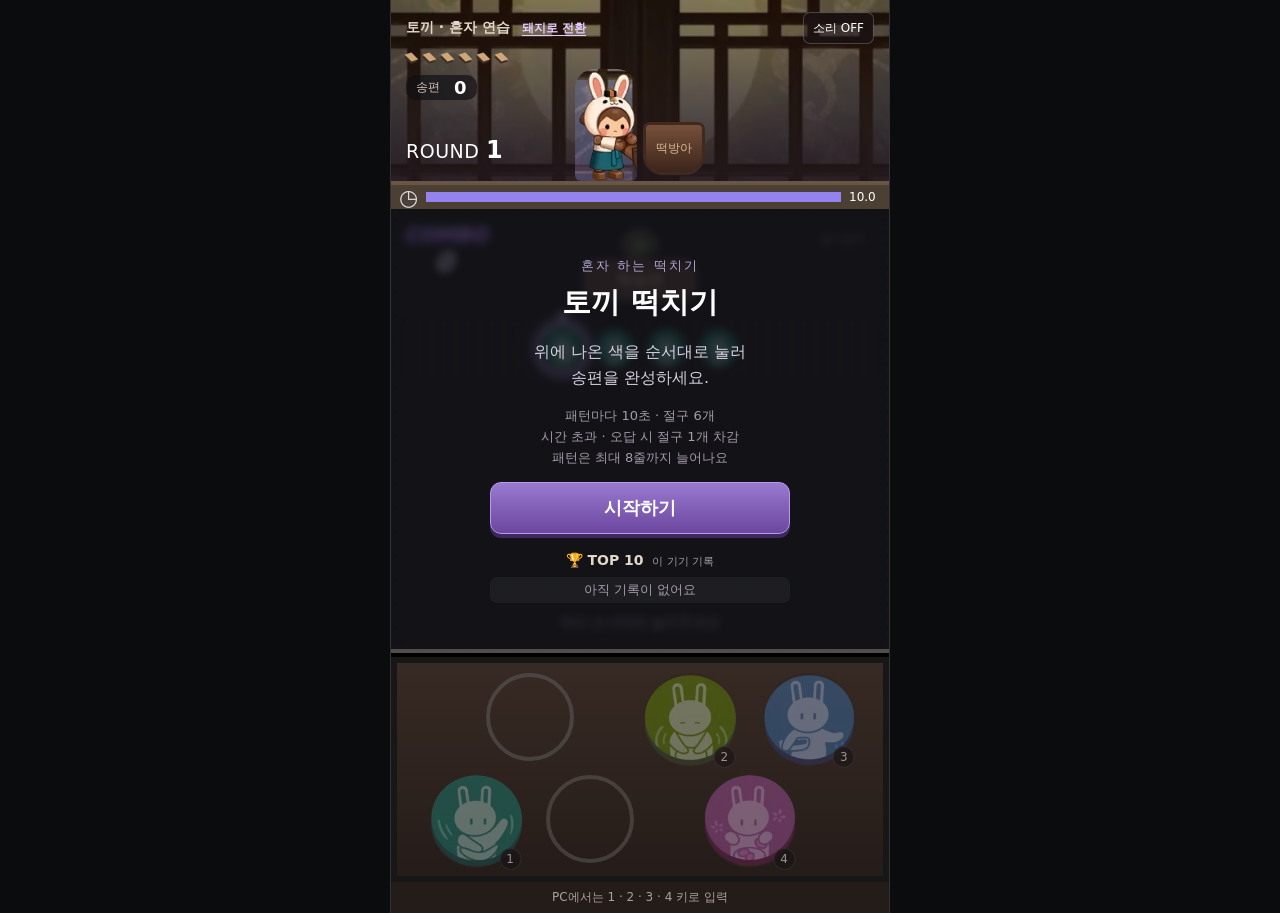
<file: index.html>
<!doctype html><html lang="ko"><head><meta charset="utf-8"><meta name="viewport" content="width=device-width,initial-scale=1,viewport-fit=cover"><meta name="theme-color" content="#18171b"><title>토끼 떡치기</title><meta name="description" content="제시된 토끼 색깔을 순서대로 눌러 송편을 완성하세요. 혼자 즐기는 떡치기 연습 게임."><link rel="icon" type="image/svg+xml" href="data:image/svg+xml,%3Csvg xmlns='http://www.w3.org/2000/svg' viewBox='0 0 32 32'%3E%3Crect width='32' height='32' rx='8' fill='%2314837c'/%3E%3Cpath d='M11 16V5M21 16V5' stroke='%23dbfff3' stroke-width='5' stroke-linecap='round'/%3E%3Ccircle cx='16' cy='21' r='9' fill='%23dbfff3'/%3E%3C/svg%3E"><link rel="stylesheet" href="style.css"></head><body>
<main class="game"><header class="stage"><div class="topline"><span class="solo">토끼 · 혼자 연습 <a class="character-link" href="pig.html">돼지로 전환</a></span><button id="sound" class="small" aria-label="소리 켜기" aria-pressed="false">소리 OFF</button></div><div id="lives" class="lives" role="img" aria-label="절구 6개 남음"></div><div class="round-label">ROUND <b id="round">1</b></div><div class="score"><span>송편</span><b id="score">0</b></div><div class="actor"><img id="rabbit" src="assets/rabbit.webp" alt="떡을 만드는 토끼 캐릭터"><span class="mortar">떡방아</span></div></header>
<div class="timer"><span class="clock">◷</span><div class="track"><div id="timebar"></div></div><span id="time">10.0</span></div>
<section class="field" aria-label="입력 패턴"><div class="field-head"><div class="combo-label">COMBO<strong id="combo">0</strong></div><div class="recipe"><img src="assets/leaf.webp" alt=""><span id="recipe">쑥송편</span></div><button id="pause" class="small" disabled>일시정지</button></div><div class="pattern-wrap"><div id="pattern" class="pattern"></div></div><div id="feedback" class="feedback" role="status">위의 순서대로 눌러주세요</div>
<div id="overlay" class="overlay"><div class="dialog"><span class="eyebrow">혼자 하는 떡치기</span><h1 id="dialog-title">토끼 떡치기</h1><p id="dialog-body">위에 나온 색을 순서대로 눌러<br>송편을 완성하세요.</p><p class="rules" id="rules">패턴마다 10초 · 절구 6개<br>시간 초과 · 오답 시 절구 1개 차감<br>패턴은 최대 8줄까지 늘어나요</p><form id="name-entry" class="name-entry" hidden><span class="name-entry-label">TOP 10 진입! 이름을 남겨보세요</span><input id="player-name" type="text" maxlength="8" placeholder="이름 (최대 8자)" autocomplete="off" aria-label="랭킹에 남길 이름"><button type="submit" class="small">저장</button></form>
<button id="start" class="primary">시작하기</button><section id="ranking-box" class="ranking-box"><h2>🏆 TOP 10 <small>이 기기 기록</small></h2><ol id="ranking" class="ranking"></ol></section></div></div></section>
<footer class="controls" aria-label="토끼 입력 버튼"><div class="slot empty" aria-hidden="true"></div><button class="slot input green" data-color="1" aria-label="초록 토끼 입력"><img src="assets/green.webp" alt="초록 토끼"><span>2</span></button><button class="slot input blue" data-color="2" aria-label="파랑 토끼 입력"><img src="assets/blue.webp" alt="파랑 토끼"><span>3</span></button><button class="slot input teal" data-color="0" aria-label="청록 토끼 입력"><img src="assets/teal.webp" alt="청록 토끼"><span>1</span></button><div class="slot empty" aria-hidden="true"></div><button class="slot input pink" data-color="3" aria-label="분홍 토끼 입력"><img src="assets/pink.webp" alt="분홍 토끼"><span>4</span></button></footer><div class="footnote">PC에서는 1 · 2 · 3 · 4 키로 입력</div></main><script src="game.js"></script></body></html>
</file>
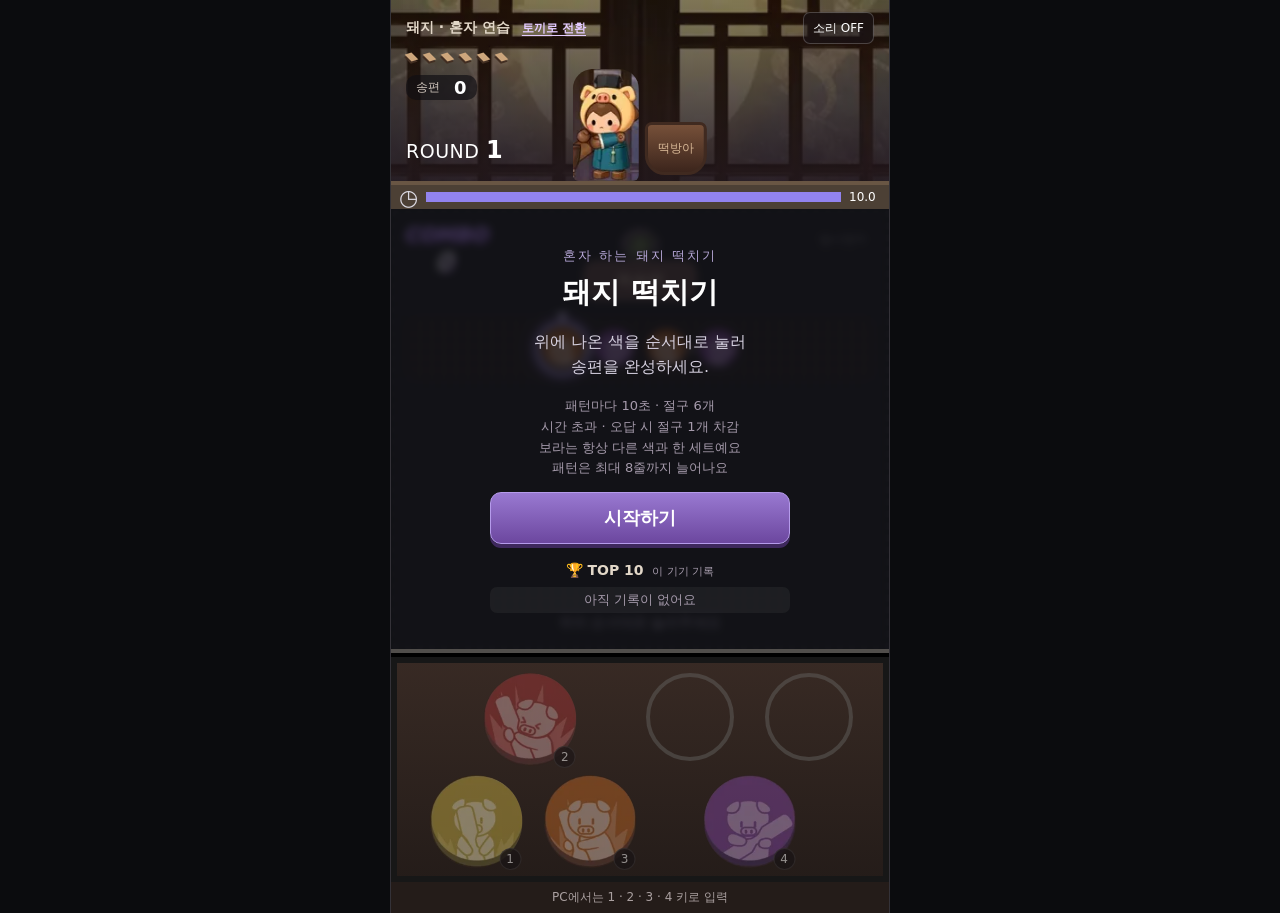
<file: pig.html>
<!doctype html><html lang="ko"><head><meta charset="utf-8"><meta name="viewport" content="width=device-width,initial-scale=1,viewport-fit=cover"><meta name="theme-color" content="#18171b"><title>돼지 떡치기</title><meta name="description" content="제시된 돼지 색깔을 순서대로 눌러 송편을 완성하세요. 혼자 즐기는 떡치기 연습 게임."><link rel="icon" type="image/svg+xml" href="data:image/svg+xml,%3Csvg xmlns='http://www.w3.org/2000/svg' viewBox='0 0 32 32'%3E%3Crect width='32' height='32' rx='8' fill='%2314837c'/%3E%3Cpath d='M11 16V5M21 16V5' stroke='%23dbfff3' stroke-width='5' stroke-linecap='round'/%3E%3Ccircle cx='16' cy='21' r='9' fill='%23dbfff3'/%3E%3C/svg%3E"><link rel="stylesheet" href="style.css"></head><body data-character="pig">
<main class="game"><header class="stage"><div class="topline"><span class="solo">돼지 · 혼자 연습 <a class="character-link" href="index.html">토끼로 전환</a></span><button id="sound" class="small" aria-label="소리 켜기" aria-pressed="false">소리 OFF</button></div><div id="lives" class="lives" role="img" aria-label="절구 6개 남음"></div><div class="round-label">ROUND <b id="round">1</b></div><div class="score"><span>송편</span><b id="score">0</b></div><div class="actor"><img id="rabbit" src="assets/pig.webp" alt="떡을 만드는 돼지 캐릭터"><span class="mortar">떡방아</span></div></header>
<div class="timer"><span class="clock">◷</span><div class="track"><div id="timebar"></div></div><span id="time">10.0</span></div>
<section class="field" aria-label="입력 패턴"><div class="field-head"><div class="combo-label">COMBO<strong id="combo">0</strong></div><div class="recipe"><img src="assets/leaf.webp" alt=""><span id="recipe">쑥송편</span></div><button id="pause" class="small" disabled>일시정지</button></div><div class="pattern-wrap"><div id="pattern" class="pattern"></div></div><div id="feedback" class="feedback" role="status">위의 순서대로 눌러주세요</div>
<div id="overlay" class="overlay"><div class="dialog"><span class="eyebrow">혼자 하는 돼지 떡치기</span><h1 id="dialog-title">돼지 떡치기</h1><p id="dialog-body">위에 나온 색을 순서대로 눌러<br>송편을 완성하세요.</p><p class="rules" id="rules">패턴마다 10초 · 절구 6개<br>시간 초과 · 오답 시 절구 1개 차감<br>보라는 항상 다른 색과 한 세트예요<br>패턴은 최대 8줄까지 늘어나요</p><form id="name-entry" class="name-entry" hidden><span class="name-entry-label">TOP 10 진입! 이름을 남겨보세요</span><input id="player-name" type="text" maxlength="8" placeholder="이름 (최대 8자)" autocomplete="off" aria-label="랭킹에 남길 이름"><button type="submit" class="small">저장</button></form>
<button id="start" class="primary">시작하기</button><section id="ranking-box" class="ranking-box"><h2>🏆 TOP 10 <small>이 기기 기록</small></h2><ol id="ranking" class="ranking"></ol></section></div></div></section>
<footer class="controls pig-controls" aria-label="돼지 입력 버튼"><button class="slot input red" data-color="1" aria-label="빨강 돼지 입력"><img src="assets/red.webp" alt="빨강 돼지"><span>2</span></button><div class="slot empty" aria-hidden="true"></div><div class="slot empty" aria-hidden="true"></div><button class="slot input yellow" data-color="0" aria-label="노랑 돼지 입력"><img src="assets/yellow.webp" alt="노랑 돼지"><span>1</span></button><button class="slot input orange" data-color="2" aria-label="주황 돼지 입력"><img src="assets/orange.webp" alt="주황 돼지"><span>3</span></button><button class="slot input purple" data-color="3" aria-label="보라 돼지 입력"><img src="assets/purple.webp" alt="보라 돼지"><span>4</span></button></footer><div class="footnote">PC에서는 1 · 2 · 3 · 4 키로 입력</div></main><script src="game.js"></script></body></html>
</file>
<file: style.css>
*{box-sizing:border-box}html,body{margin:0;min-height:100%;background:#0b0c0e;color:#fff;font-family:system-ui,-apple-system,'Apple SD Gothic Neo',sans-serif}body{display:flex;justify-content:center}button{font:inherit;color:inherit;cursor:pointer;touch-action:manipulation;-webkit-tap-highlight-color:transparent}button:focus-visible{outline:3px solid #fff;outline-offset:4px}button:disabled{cursor:default;opacity:.5}.game{width:100%;max-width:500px;min-height:100svh;display:flex;flex-direction:column;border-inline:1px solid #343238;background:#19191b}.stage{height:166px;flex-shrink:0;background:linear-gradient(0deg,#1f151bdd,#251a1640),url('assets/windows.webp') center/cover;position:relative;border-bottom:4px solid #695644}.topline{display:flex;justify-content:space-between;align-items:center;padding:12px 15px}.solo{font-size:14px;color:#e2d7c8;font-weight:600}.small{border:1px solid #ffffff35;background:#19151b80;border-radius:7px;padding:6px 9px;font-size:12px;min-height:32px}.round-label{position:absolute;left:15px;bottom:17px;font-size:19px;letter-spacing:.5px}.round-label b{font-size:24px}.score{position:absolute;left:15px;top:62px;display:flex;align-items:center;gap:14px;background:#100e12aa;padding:5px 13px;border-radius:10px}.score span{font-size:12px;color:#d0c6bd}.score b{font-size:22px}.actor{position:absolute;bottom:0;left:50%;transform:translateX(-50%);display:flex;align-items:flex-end;gap:6px}.actor img{height:112px;width:auto;border-radius:20px 20px 6px 6px;mix-blend-mode:lighten}.mortar{background:linear-gradient(#765039,#3c251c);border:3px solid #402a20;border-radius:7px 7px 20px 20px;padding:15px 10px;font-size:12px;color:#d9b997;margin-bottom:6px}.actor.hit{animation:hop .16s ease-out}@keyframes hop{50%{transform:translateX(-50%) translateY(-9px)}}.timer{height:24px;display:flex;gap:8px;align-items:center;background:#4c4035;padding:0 8px;flex-shrink:0}.clock{font-size:22px;color:#dad8e0}.track{flex:1;height:10px;background:#302934;overflow:hidden}.track div{height:100%;background:#9283ee;transition:width .1s linear}.timer>span:last-child{font-size:12px;font-variant-numeric:tabular-nums;width:32px}.field{position:relative;flex:1;min-height:300px;padding:14px 12px 12px;background-color:#17181a;background-image:radial-gradient(circle at 5px 5px,#24252a 3px,transparent 4px);background-size:12px 12px;display:flex;flex-direction:column}.field-head{display:flex;align-items:flex-start;justify-content:space-between;gap:8px;min-height:82px}.combo-label{font-size:20px;font-weight:1000;font-style:italic;color:#bb92ff;text-shadow:2px 2px #4b2670}.combo-label strong{display:block;text-align:center;font-size:26px;color:#fff;letter-spacing:2px}.recipe{align-self:center;display:flex;flex-direction:column;align-items:center;margin-left:-15px}.recipe img{width:38px;height:32px;object-fit:cover;border-radius:50%}.recipe span{font-size:16px;background:#644945;border:2px solid #8d6b63;border-radius:12px;padding:7px 30px;color:#f7e1c4}.pattern-wrap{margin-top:10px;display:flex;flex:1;align-items:flex-start;justify-content:center}.pattern{width:100%;display:flex;flex-direction:column;gap:5px;padding:10px 5px;background:#2a201d8c;border-radius:15px;min-height:68px}.pattern-row{display:flex;justify-content:center;gap:5px}.token{position:relative;width:clamp(30px,10vw,47px);height:clamp(30px,10vw,47px);border-radius:50%;padding:2px;border:2px solid transparent;transition:opacity .12s,transform .12s;flex-shrink:0}.token img{width:100%;height:100%;border-radius:50%;display:block}.token.current{border-color:#ddd1ff;box-shadow:0 0 0 2px #9a7ceb,0 0 13px #a786ff;transform:scale(1.08)}.token.current:before{content:'▼';position:absolute;top:-15px;left:50%;transform:translateX(-50%);color:#e5d5ff;font-size:12px}.token.done{opacity:.24}.pattern-row+.pattern-row .current:before{top:-9px;font-size:9px}.feedback{min-height:30px;text-align:center;font-size:14px;color:#beb4cd;padding-top:7px}.field.wrong{animation:shake .22s}@keyframes shake{25%,75%{transform:translateX(-4px)}50%{transform:translateX(4px)}}.controls{flex-shrink:0;display:grid;grid-template-columns:repeat(3,1fr);gap:8px 20px;padding:17px 28px 14px;background:linear-gradient(#382a24,#241c19);border-top:8px ridge #514e4b;box-shadow:inset 0 0 0 6px #171717;align-items:center;justify-items:center}.slot{width:clamp(65px,20vw,93px);aspect-ratio:1;border-radius:50%;position:relative}.empty{border:4px solid #6a69676e;width:clamp(60px,19vw,88px)}.input{border:0;background:none;padding:0;transition:transform .08s;user-select:none}.input img{width:100%;height:100%;border-radius:50%;display:block}.input:active,.input.pressed{transform:scale(.88);filter:brightness(1.2)}.input span{position:absolute;bottom:-2px;right:1px;background:#0e0c11c9;border:1px solid #ffffff25;width:22px;height:22px;font-size:12px;display:grid;place-items:center;border-radius:50%}.footnote{font-size:12px;text-align:center;padding:7px 0 max(7px,env(safe-area-inset-bottom));color:#aaa0a0;background:#241c19}.overlay{position:absolute;inset:0;background:#101015c4;backdrop-filter:blur(4px);display:grid;place-items:center;z-index:10;padding:20px}.overlay[hidden]{display:none}.dialog{text-align:center;width:100%;max-width:300px}.eyebrow{font-size:13px;letter-spacing:2px;color:#b6a7d7}h1{font-size:29px;margin:8px 0 16px}.dialog p{font-size:16px;line-height:1.6;color:#d5d0df}.dialog .rules{font-size:13px;color:#a69bac}.primary{width:100%;border:1px solid #b59beb;background:linear-gradient(#9979d1,#6c479f);padding:13px;border-radius:11px;font-size:18px;font-weight:700;box-shadow:0 4px #3e285d}.primary:active{transform:translateY(3px);box-shadow:0 1px #3e285d}@media(min-height:900px){.stage{height:185px}.field{min-height:440px}}@media(max-height:730px){.stage{height:128px}.actor img{height:85px}.field{min-height:280px;padding-top:9px}.field-head{min-height:66px}.controls{padding-top:12px;padding-bottom:10px}.slot{width:clamp(58px,18vw,79px)}.empty{width:clamp(55px,17vw,75px)}.pattern{gap:3px;padding-top:8px}.token{width:clamp(28px,9vw,40px);height:clamp(28px,9vw,40px)}.pattern-wrap{margin-top:6px}}@media(prefers-reduced-motion:reduce){*,*:before{animation:none!important;transition:none!important}}
/* Offset rows match the six-slot arrangement in the supplied reference. */
.controls{display:block;position:relative;height:calc(clamp(65px,20vw,93px)*2 + 47px);padding:0}
.controls .slot{position:absolute;translate:-50% 0;top:16px}
.controls .slot:nth-child(1){left:28%}
.controls .green{left:60%}
.controls .blue{left:84%}
.controls .teal{left:17%;top:calc(clamp(65px,20vw,93px) + 25px)}
.controls .slot:nth-child(5){left:40%;top:calc(clamp(65px,20vw,93px) + 25px)}
.controls .pink{left:72%;top:calc(clamp(65px,20vw,93px) + 25px)}
@media(max-height:730px){.controls{height:calc(clamp(58px,18vw,79px)*2 + 39px)}.controls .slot{top:12px}.controls .teal,.controls .slot:nth-child(5),.controls .pink{top:calc(clamp(58px,18vw,79px) + 21px)}}
.lives{position:absolute;left:15px;top:46px;display:flex;gap:5px}.life{display:inline-block;color:#cda67c;font-size:17px;transform:rotate(45deg);text-shadow:1px 2px #422e22}.life.lost{color:#56504c;text-shadow:none}.score{top:75px;padding:2px 10px}.score b{font-size:18px}@media(max-height:730px){.lives{top:42px}.score{top:65px}.round-label{bottom:5px}}
.character-link{display:inline-block;margin-left:7px;color:#e3caff;font-size:12px;text-decoration:underline;text-underline-offset:3px}.pig-controls .red{left:28%}.pig-controls .slot:nth-child(2){left:60%}.pig-controls .slot:nth-child(3){left:84%}.pig-controls .yellow{left:17%;top:calc(clamp(65px,20vw,93px) + 25px)}.pig-controls .orange{left:40%;top:calc(clamp(65px,20vw,93px) + 25px)}.pig-controls .purple{left:72%;top:calc(clamp(65px,20vw,93px) + 25px)}.token.paired:after{content:'';position:absolute;left:calc(100% - 3px);top:calc(50% - 2px);width:12px;height:4px;background:#d3bfce80;z-index:1;pointer-events:none}@media(max-height:730px){.pig-controls .yellow,.pig-controls .orange,.pig-controls .purple{top:calc(clamp(58px,18vw,79px) + 21px)}}
.controls,.controls .input{touch-action:none;-webkit-user-select:none;user-select:none;-webkit-touch-callout:none}.controls img{pointer-events:none;-webkit-user-drag:none}.track div{width:100%;transform-origin:left center;transition:none;will-change:transform}

/* 랭킹 / 이름 입력 : 내용이 길어지면 오버레이 안에서 스크롤 */
.overlay{display:flex;overflow-y:auto}.dialog{margin:auto}
.name-entry{display:flex;flex-wrap:wrap;gap:8px;justify-content:center;margin:0 0 14px}.name-entry[hidden]{display:none}
.name-entry-label{flex-basis:100%;font-size:13px;color:#e3caff}
.name-entry input{flex:1;min-width:0;padding:8px 10px;border-radius:7px;border:1px solid #ffffff35;background:#19151bcc;color:#fff;font:inherit;font-size:16px}
.ranking-box{margin-top:18px;text-align:left}.ranking-box[hidden]{display:none}
.ranking-box h2{font-size:14px;margin:0 0 8px;color:#e2d7c8;text-align:center}
.ranking-box h2 small{font-size:11px;color:#a69bac;font-weight:400;margin-left:4px}
.ranking{list-style:none;margin:0;padding:0;font-size:13px}
.ranking li{display:flex;align-items:center;gap:8px;padding:4px 8px;border-radius:7px;color:#d5d0df}
.ranking li:nth-child(odd){background:#ffffff0d}
.ranking li.me{background:#6c479f88;color:#fff;font-weight:700}
.ranking .rank{width:20px;text-align:center;color:#b6a7d7}
.ranking .name{flex:1;overflow:hidden;text-overflow:ellipsis;white-space:nowrap}
.ranking .points{font-variant-numeric:tabular-nums}
.ranking .combo{width:56px;text-align:right;font-size:11px;color:#a69bac}
.ranking .ranking-empty{justify-content:center;color:#a69bac}
</file>
